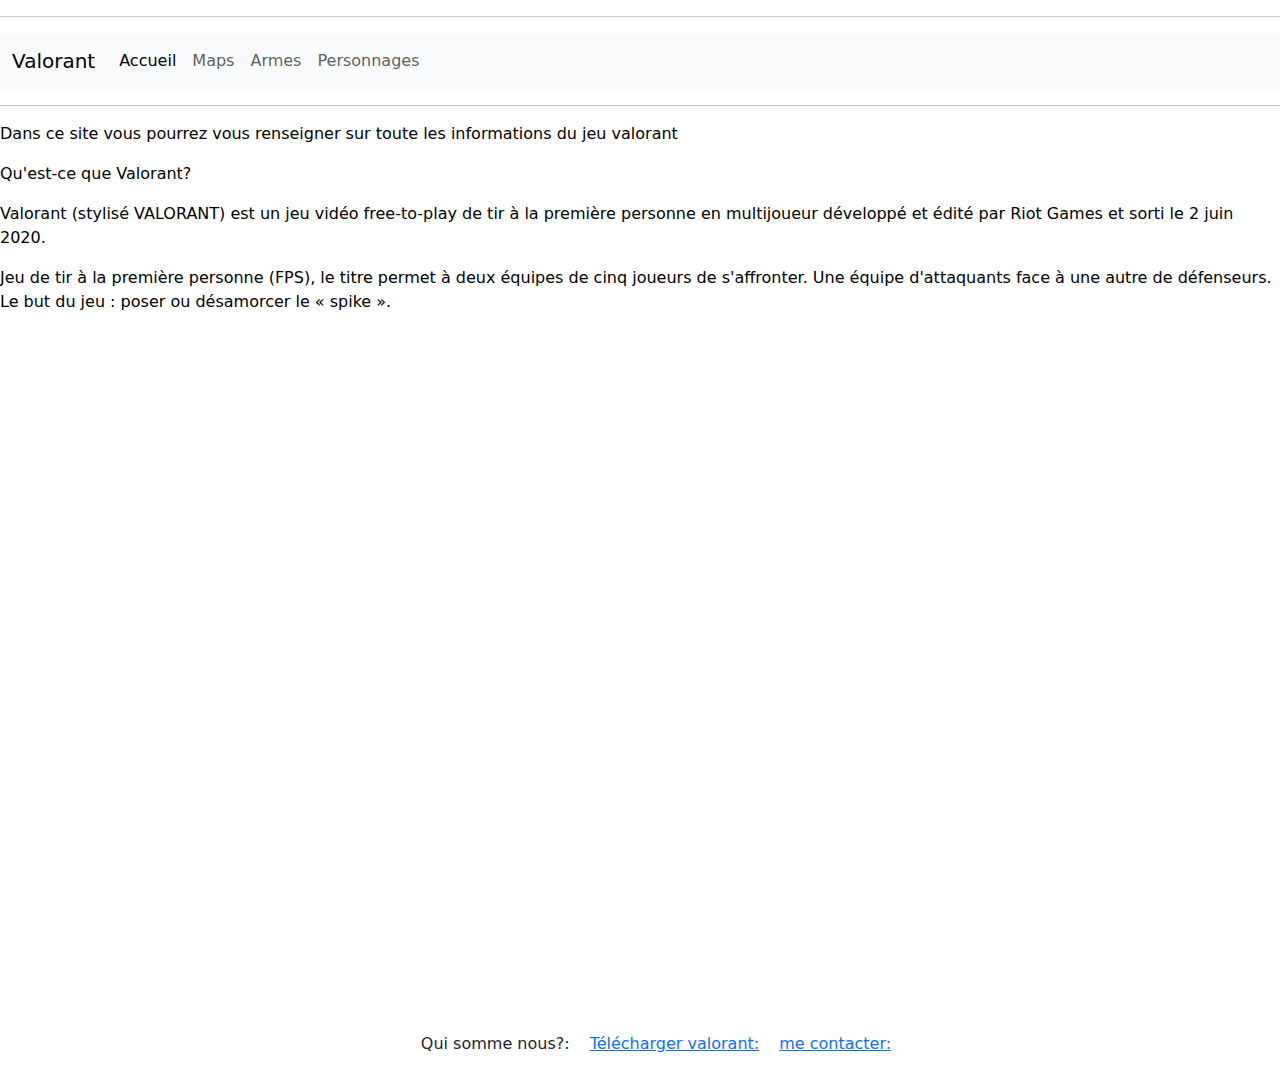
<file: index.HTML>
<!DOCTYPE html>
<html>

<head>
    <link rel="stylesheet" href="style.css" />
    <link rel="stylesheet" href="https://cdn.jsdelivr.net/npm/bootstrap@5.1.3/dist/css/bootstrap.min.css" />
    <title>Introduction</title>
</head>

<body>
    <hr>
    <header>
        <nav class="navbar navbar-expand-lg navbar-light bg-light">
            <div class="container-fluid">
                <a class="navbar-brand" href="#">Valorant</a>
                <button class="navbar-toggler" type="button" data-bs-toggle="collapse"
                    data-bs-target="#navbarSupportedContent" aria-controls="navbarSupportedContent"
                    aria-expanded="false" aria-label="Toggle navigation">
                    <span class="navbar-toggler-icon"></span>
                </button>
                <div class="collapse navbar-collapse" id="navbarSupportedContent">
                    <ul class="navbar-nav me-auto mb-2 mb-lg-0">
                        <li class="nav-item">
                            <a class="nav-link active" aria-current="page" href="./index.HTML">Accueil</a>
                        </li>
                        <li class="nav-item">
                            <a class="nav-link" href="./maps.html">Maps</a>
                        </li>

                        <li class="nav-item">
                            <a class="nav-link" href="./arme.html">Armes</a>
                        </li>

                        <li class="nav-item">
                            <a class="nav-link" href="./Personnage.html">Personnages</a>
                        </li>
                        <!-- <li class="nav-item dropdown">
                    <a class="nav-link dropdown-toggle" href="#" id="navbarDropdown" role="button" data-bs-toggle="dropdown" aria-expanded="false">
                      Dropdown
                    </a>
                    <ul class="dropdown-menu" aria-labelledby="navbarDropdown">
                      <li><a class="dropdown-item" href="#">Action</a></li>
                      <li><a class="dropdown-item" href="#">Another action</a></li>
                      <li><hr class="dropdown-divider"></li>
                      <li><a class="dropdown-item" href="#">Something else here</a></li>
                    </ul>
                  </li> -->
                        <!-- <li class="nav-item">
                    <a class="nav-link disabled">Disabled</a>
                  </li> -->
                    </ul>

                </div>
            </div>
        </nav>
    </header>
    <hr>

    <section id="home">
        <p>Dans ce site vous pourrez vous renseigner sur toute les informations du jeu valorant</p>
        <p>Qu'est-ce que Valorant?</p>
        <p>Valorant (stylisé VALORANT) est un jeu vidéo free-to-play de tir à la première
            personne en multijoueur développé et édité par Riot Games et sorti le 2 juin 2020.</p>
        <p>Jeu de tir à la première personne (FPS), le titre permet à deux équipes de cinq joueurs de s'affronter.
            Une équipe d'attaquants face à une autre de défenseurs.
            Le but du jeu : poser ou désamorcer le « spike ».</p>
    </section>

    <footer>
        <nav>
            <ul>
                <li>Qui somme nous?:</li>
                <li><a
                        href="https://playvalorant.com/en-us/?utm_source=riotbar&utm_medium=productcard%2Bplayvalorant.com&utm_campaign=val&utm_content=ep4">Télécharger
                        valorant:</a></li>
                <li><a href="Contact.Html">me contacter:</a></li>
            </ul>
        </nav>
    </footer>
</body>
</file>
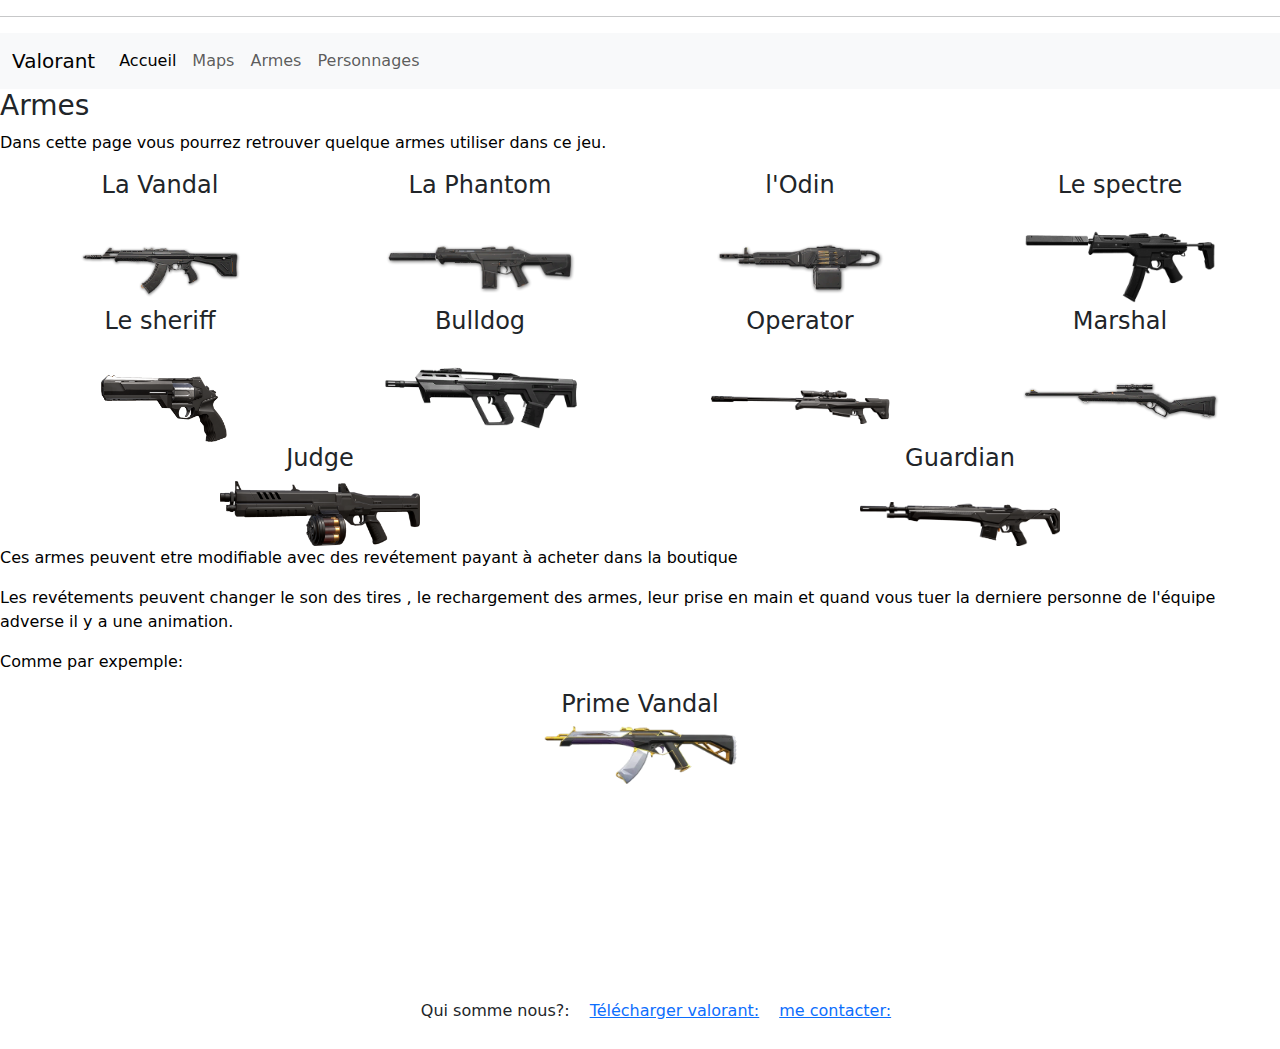
<file: arme.html>
<!DOCTYPE html>
<html>

<head>
    <link rel="stylesheet" href="style.css" />
    <link rel="stylesheet" href="https://cdn.jsdelivr.net/npm/bootstrap@5.1.3/dist/css/bootstrap.min.css" />
    <title>Introduction</title>
</head>

<body>
    <hr>
    <header>
        <nav class="navbar navbar-expand-lg navbar-light bg-light">
            <div class="container-fluid">
              <a class="navbar-brand" href="#">Valorant</a>
              <button class="navbar-toggler" type="button" data-bs-toggle="collapse" data-bs-target="#navbarSupportedContent" aria-controls="navbarSupportedContent" aria-expanded="false" aria-label="Toggle navigation">
                <span class="navbar-toggler-icon"></span>
              </button>
              <div class="collapse navbar-collapse" id="navbarSupportedContent">
                <ul class="navbar-nav me-auto mb-2 mb-lg-0">
                  <li class="nav-item">
                    <a class="nav-link active" aria-current="page" href="./index.HTML">Accueil</a>
                  </li>
                  <li class="nav-item">
                    <a class="nav-link" href="./maps.html">Maps</a>
                  </li>

                  <li class="nav-item">
                    <a class="nav-link" href="./arme.html">Armes</a>
                  </li>

                  <li class="nav-item">
                    <a class="nav-link" href="./Personnage.html">Personnages</a>
                  </li>
                  <!-- <li class="nav-item dropdown">
                    <a class="nav-link dropdown-toggle" href="#" id="navbarDropdown" role="button" data-bs-toggle="dropdown" aria-expanded="false">
                      Dropdown
                    </a>
                    <ul class="dropdown-menu" aria-labelledby="navbarDropdown">
                      <li><a class="dropdown-item" href="#">Action</a></li>
                      <li><a class="dropdown-item" href="#">Another action</a></li>
                      <li><hr class="dropdown-divider"></li>
                      <li><a class="dropdown-item" href="#">Something else here</a></li>
                    </ul>
                  </li> -->
                  <!-- <li class="nav-item">
                    <a class="nav-link disabled">Disabled</a>
                  </li> --> 
                </ul> 

              </div>
            </div>
          </nav>
    </header>
        <section id="armes">
            <h3>Armes</h3>
            <p> Dans cette page vous pourrez retrouver quelque armes utiliser dans ce jeu. </p>

            <div class="armes">
                <div class="boite-arme">
                    <h4>La Vandal</h4>
                    <img class="arme-valorant" src="valorant-vandal-profile-icon.png">
                </div>

                <div class="boite-arme">
                    <h4>La Phantom</h4>
                    <img class="arme-valorant" src="valorant-standard-phantom-weapon-skin.png">
                </div>

                <div class="boite-arme">
                    <h4>l'Odin</h4>
                    <img class="arme-valorant" src="valorant-standard-odin-weapon-skin.png">
                </div>

                <div class="boite-arme">
                    <h4>Le spectre</h4>
                    <img class="arme-valorant" src="Spectre.png">
                </div>

                <div class="boite-arme">
                    <h4>Le sheriff</h4>
                    <img class="arme-valorant" src="sheriff.png">
                </div>
                
                <div class="boite-arme">
                    <h4>Bulldog</h4>
                    <img class="arme-valorant" src="images/famas.png">
                </div>

                <div class="boite-arme">
                    <h4>Operator</h4>
                    <img class="arme-valorant" src="images/operator.webp">
                </div>

                <div class="boite-arme">
                    <h4>Marshal</h4>
                    <img class="arme-valorant" src="images/marshal.png">
                </div>

                <div class="boite-arme">
                    <h4>Judge</h4>
                    <img class="arme-valorant" src="images/judge.png">
                </div>

                <div class="boite-arme">
                    <h4>Guardian</h4>
                    <img class="arme-valorant" src="images/Guardian.png">
                </div>
            </div>

            <p>Ces armes peuvent etre modifiable avec des revétement payant à acheter dans la boutique </p>
            <p>Les revétements peuvent changer le son des tires , le rechargement des armes, leur prise en main
             et quand vous tuer la derniere personne de l'équipe adverse il y a une animation.</p>
            <p>Comme par expemple:</p>
            <div class="armes">
            <div class="boite-arme">
                <h4>Prime Vandal</h4>
                <img class="arme-valorant" src="images/vandal  skin.webp">
            </div>
        </section>
        <footer>
            <nav>
                <ul>
                    <li>Qui somme nous?:</li>
                    <li><a href="https://playvalorant.com/en-us/?utm_source=riotbar&utm_medium=productcard%2Bplayvalorant.com&utm_campaign=val&utm_content=ep4">Télécharger valorant:</a></li>
                    <li><a href="Contact.Html">me contacter:</a></li>
                </ul>
            </nav>
        </footer>
</body>
</file>
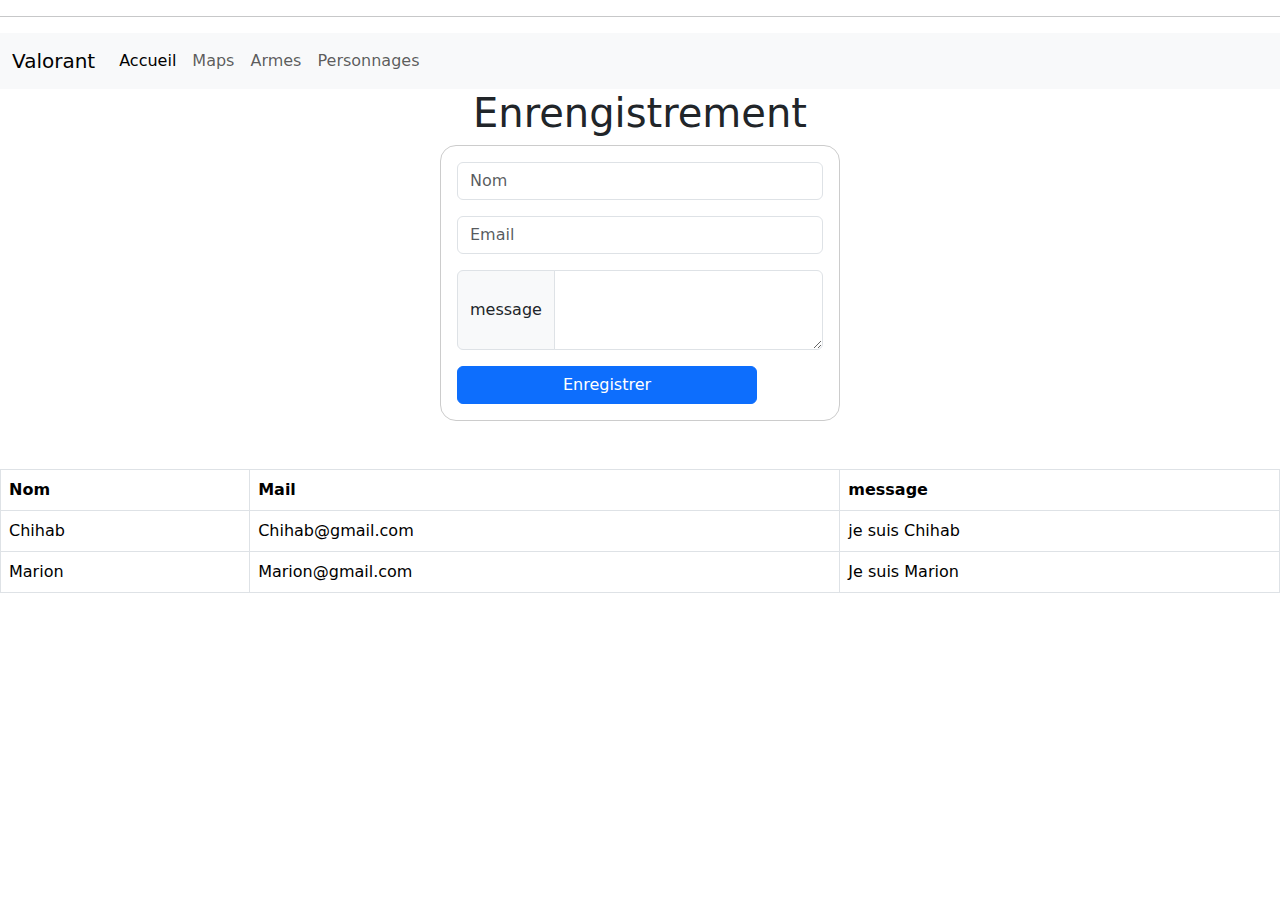
<file: Contact.Html>
<!DOCTYPE html>
<html>

<head>
    <link rel="stylesheet" href="style.css" />
    <link rel="stylesheet" href="https://cdn.jsdelivr.net/npm/bootstrap@5.1.3/dist/css/bootstrap.min.css" />
    <title>Introduction</title>
</head>

<body>
    <hr>
    <header>
        <!-- <nav>
            <ul>
                <li><a href="index.HTML">home</a></li>
                <li><a href="maps.html">maps</a></li>
                <li><a href="arme.html">Armes</a></li>
                <li><a href="personnage.html">personnages</a></li>
            </ul>
        </nav> -->

        <!-- ceci est un commentaire -->

        <nav class="navbar navbar-expand-lg navbar-light bg-light">
            <div class="container-fluid">
              <a class="navbar-brand" href="#">Valorant</a>
              <button class="navbar-toggler" type="button" data-bs-toggle="collapse" data-bs-target="#navbarSupportedContent" aria-controls="navbarSupportedContent" aria-expanded="false" aria-label="Toggle navigation">
                <span class="navbar-toggler-icon"></span>
              </button>
              <div class="collapse navbar-collapse" id="navbarSupportedContent">
                <ul class="navbar-nav me-auto mb-2 mb-lg-0">
                  <li class="nav-item">
                    <a class="nav-link active" aria-current="page" href="./index.HTML">Accueil</a>
                  </li>
                  <li class="nav-item">
                    <a class="nav-link" href="./maps.html">Maps</a>
                  </li>

                  <li class="nav-item">
                    <a class="nav-link" href="./arme.html">Armes</a>
                  </li>

                  <li class="nav-item">
                    <a class="nav-link" href="./Personnage.html">Personnages</a>
                  </li>
                  <!-- <li class="nav-item dropdown">
                    <a class="nav-link dropdown-toggle" href="#" id="navbarDropdown" role="button" data-bs-toggle="dropdown" aria-expanded="false">
                      Dropdown
                    </a>
                    <ul class="dropdown-menu" aria-labelledby="navbarDropdown">
                      <li><a class="dropdown-item" href="#">Action</a></li>
                      <li><a class="dropdown-item" href="#">Another action</a></li>
                      <li><hr class="dropdown-divider"></li>
                      <li><a class="dropdown-item" href="#">Something else here</a></li>
                    </ul>
                  </li> -->
                  <!-- <li class="nav-item">
                    <a class="nav-link disabled">Disabled</a>
                  </li> --> 
                </ul> 

              </div>
            </div>
          </nav>
    </header>
    <div class="Contact">
        <div class="boite-contact">
            <h1>Enrengistrement</h1>

            <form method="POST" onsubmit="return submitForm(event)">
                <!-- <div>
                    <label for="name">Nom :</label>
                    <input type="text" id="name" name="user_name">
                </div> -->
                <div class="input-group mb-3">
                    <input type="text" class="form-control" placeholder="Nom" aria-label="Username" id="name" name="user_name" aria-describedby="basic-addon1">
                  </div>
                <!-- <div>
                    <label for="mail">e-mail&nbsp;:</label>
                    <input type="email" id="mail" name="user_mail">
                </div> -->

                <div class="input-group mb-3">
                    <input type="email" class="form-control" placeholder="Email" aria-label="Email" id="email" name="user_mail" aria-describedby="basic-addon1">
                </div>

                <!-- <div>
                    <label for="msg">Message :</label>
                    <textarea id="msg" name="user_message"></textarea>
                </div> -->


                <div class="input-group">
                    <span class="input-group-text">message</span>
                    <textarea class="form-control" id="msg" name="user_message" aria-label="message"></textarea>
                  </div>


                
                <div>
                    <input class="btn btn-primary" type="submit" value="Enregistrer">
                </div>
            </form>
        </div>
    </div>

    <script>
        function submitForm(form) {
            form.preventDefault();

            
            const nom = form.srcElement[0].value;
            const email = form.srcElement[1].value;
            const message = form.srcElement[2].value;

            let table = document.getElementById("matable");

            let ligne = document.createElement("tr");


            let tableNom = document.createElement("td");
            tableNom.innerText = nom;
            ligne.appendChild(tableNom);

            let tableEmail = document.createElement("td");
            tableEmail.innerText = email;
            ligne.appendChild(tableEmail);

            let tableMessage = document.createElement("td");
            tableMessage.innerText = message;
            ligne.appendChild(tableMessage);


            table.appendChild(ligne);

            return false;
        }
    </script>

    <div>
        <table class="table table-bordered mt-5">
            <thead>
                <tr>
                    <th>Nom</th>
                    <th>Mail</th>
                    <th>message</th>
                </tr>
            </thead>
            <tbody id="matable">
                <tr>
                    <td>Chihab</td>
                    <td>Chihab@gmail.com</td>
                    <td>je suis Chihab</td>
                </tr>
                <tr>
                    <td>Marion</td>
                    <td>Marion@gmail.com</td>
                    <td>Je suis Marion</td>
                </tr>

            </tbody>
        </table>
    </div>

</body>

<script src="https://cdn.jsdelivr.net/npm/bootstrap@5.1.3/dist/js/bootstrap.min.js"
    integrity="sha384-QJHtvGhmr9XOIpI6YVutG+2QOK9T+ZnN4kzFN1RtK3zEFEIsxhlmWl5/YESvpZ13"
    crossorigin="anonymous"></script>

</html>
</file>
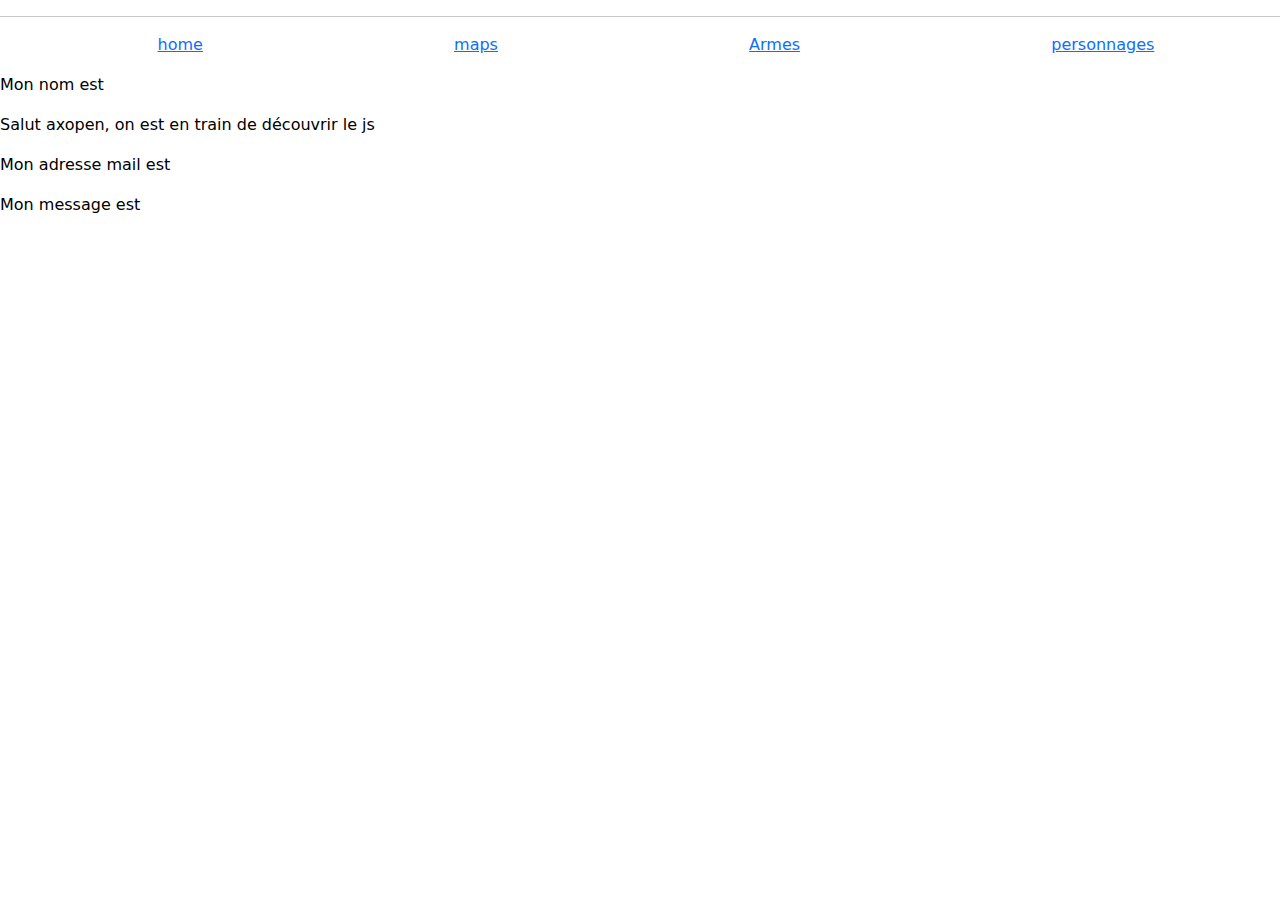
<file: ma-page-de-traitement.html>
<!DOCTYPE html>
<html>

<head>
    <link rel="stylesheet" href="style.css" />
    <link rel="stylesheet" href="https://cdn.jsdelivr.net/npm/bootstrap@5.1.3/dist/css/bootstrap.min.css" />
    <title>Introduction</title>
</head>

<body>
    <hr>
    <header>
        <nav>
            <ul>
                <li><a href="index.HTML">home</a></li>
                <li><a href="maps.html">maps</a></li>
                <li><a href="arme.html">Armes</a></li>
                <li><a href="personnage.html">personnages</a></li>
            </ul>
        </nav>
    </header>






    <p>Mon nom est <span id="span_user_name"></span></p>
    <p id="exemple-js"></p>
    <p> Mon adresse mail est <span id="span_user_mail"></span></p>
    <p> Mon message est <span id="span_user_msg"></span></p>



    <script>
        console.log("bonjour");
        let age = 18;
        let nom = "Nathan"

        console.log(age)
        console.log(nom)
        
        age = 21;
        nom = "Chihab";

        console.log(age);
        console.log(nom);

        function somme(nbr1, nbr2) {
        
            return nbr1 - nbr2;
        }

        console.log(somme(12, 10));
        console.log(somme(1, 18));

        let exemple = document.getElementById("exemple-js")

        exemple.innerText = "Salut axopen, on est en train de découvrir le js";

        console.log(exemple);

        let formDataUrl = window.location.search;
        console.log(formDataUrl);
        let formulaire = new URLSearchParams(formDataUrl);

        console.log(formulaire);
        
        console.log(formulaire.get("user_name"));

        let documentUserName = document.getElementById("span_user_name");

        console.log(documentUserName);
        
        documentUserName.innerText = formulaire.get("user_name");
    
        let documentUserMail = document.getElementById("span_user_mail");

        console.log(documentUserMail);
        
        documentUserMail.innerText = formulaire.get("user_mail");

        let documentUserMsg = document.getElementById("span_user_msg");

        console.log(documentUserMsg);
        
        documentUserMsg.innerText = formulaire.get("user_message");

    </script>

</body>
</html>
</file>
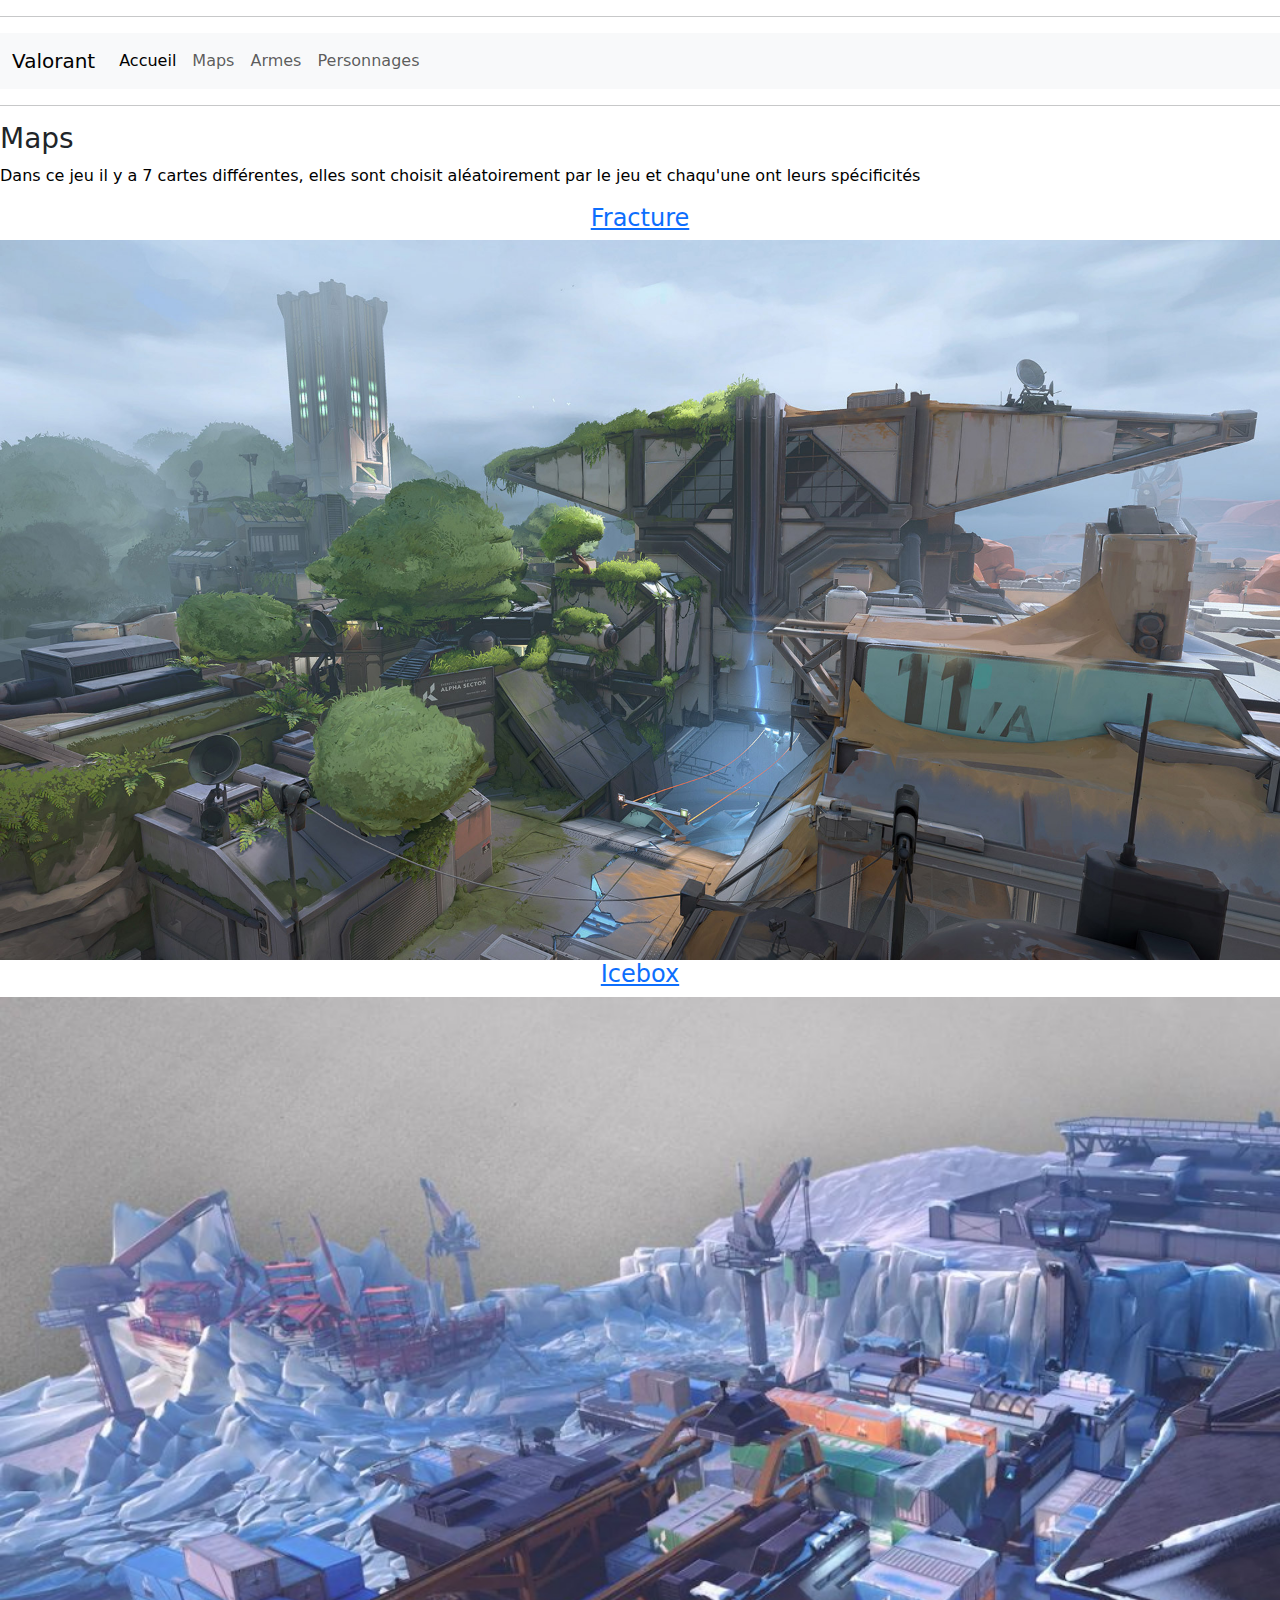
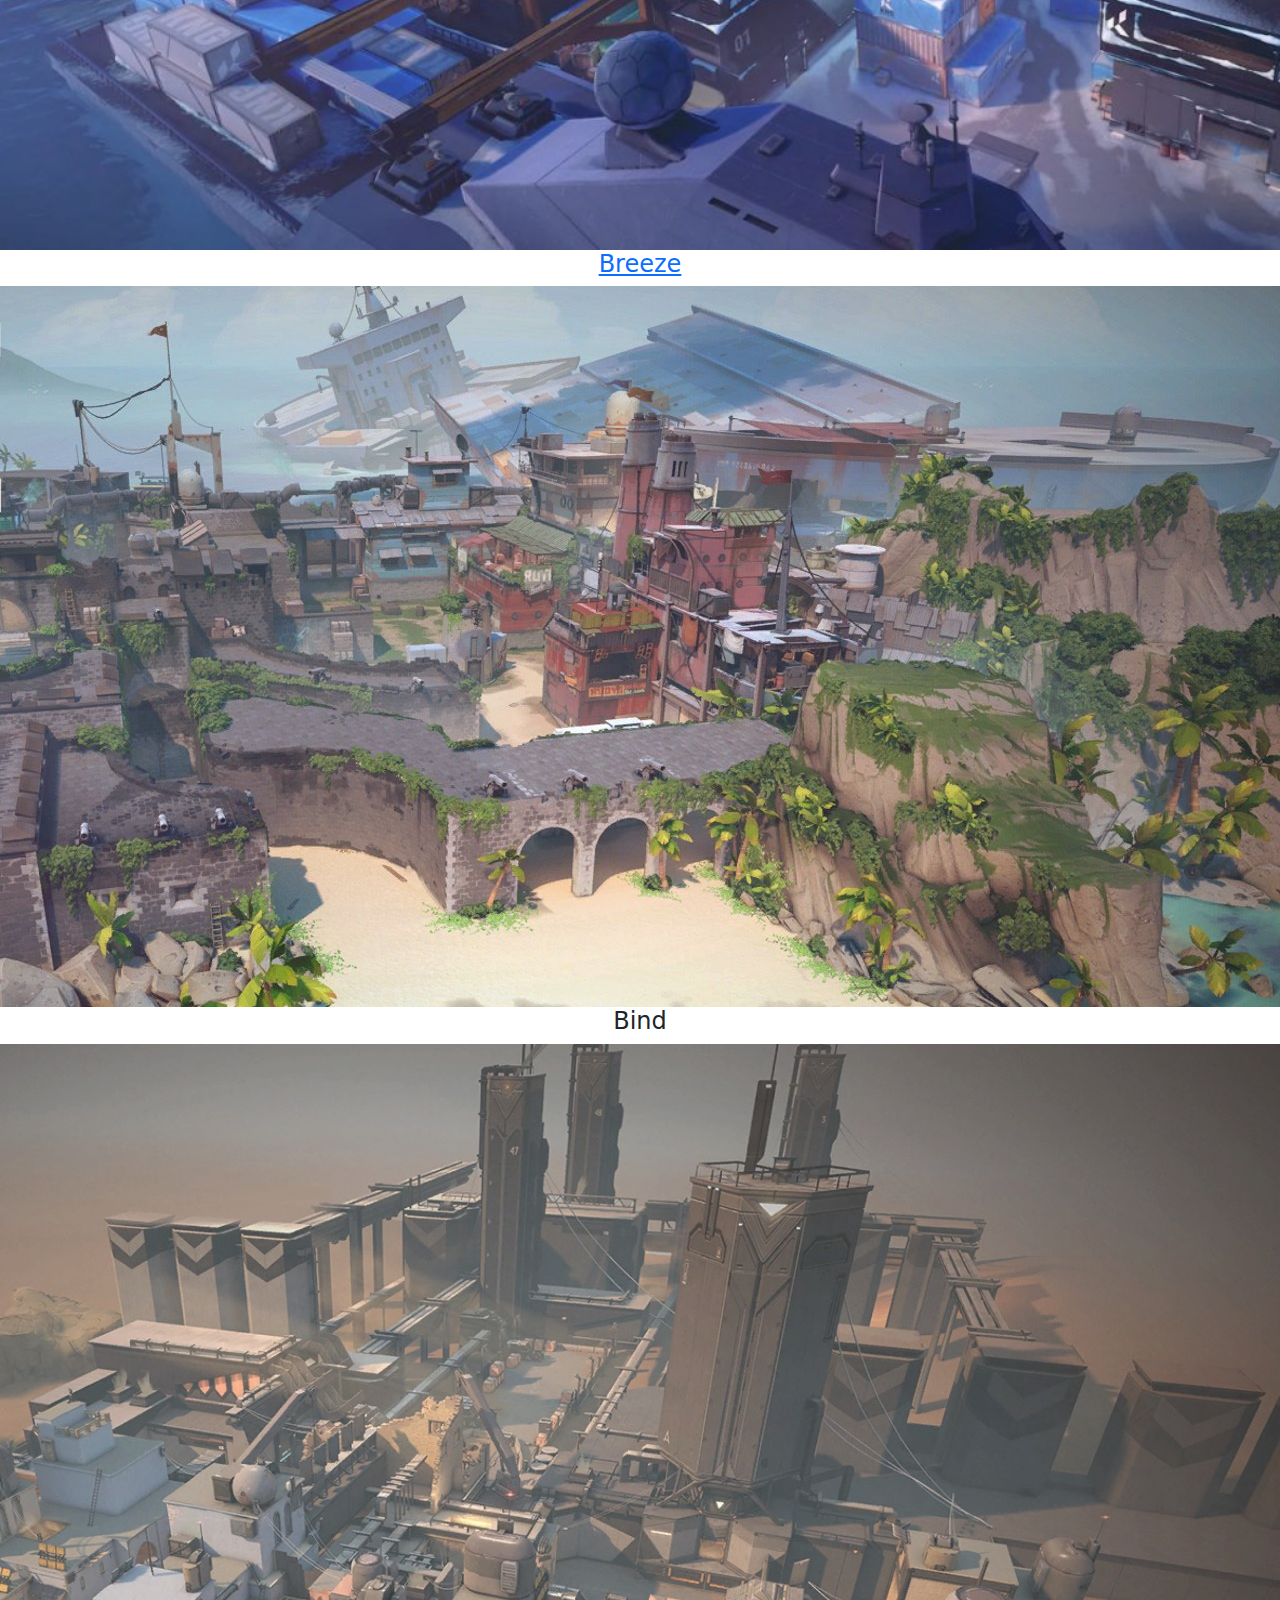
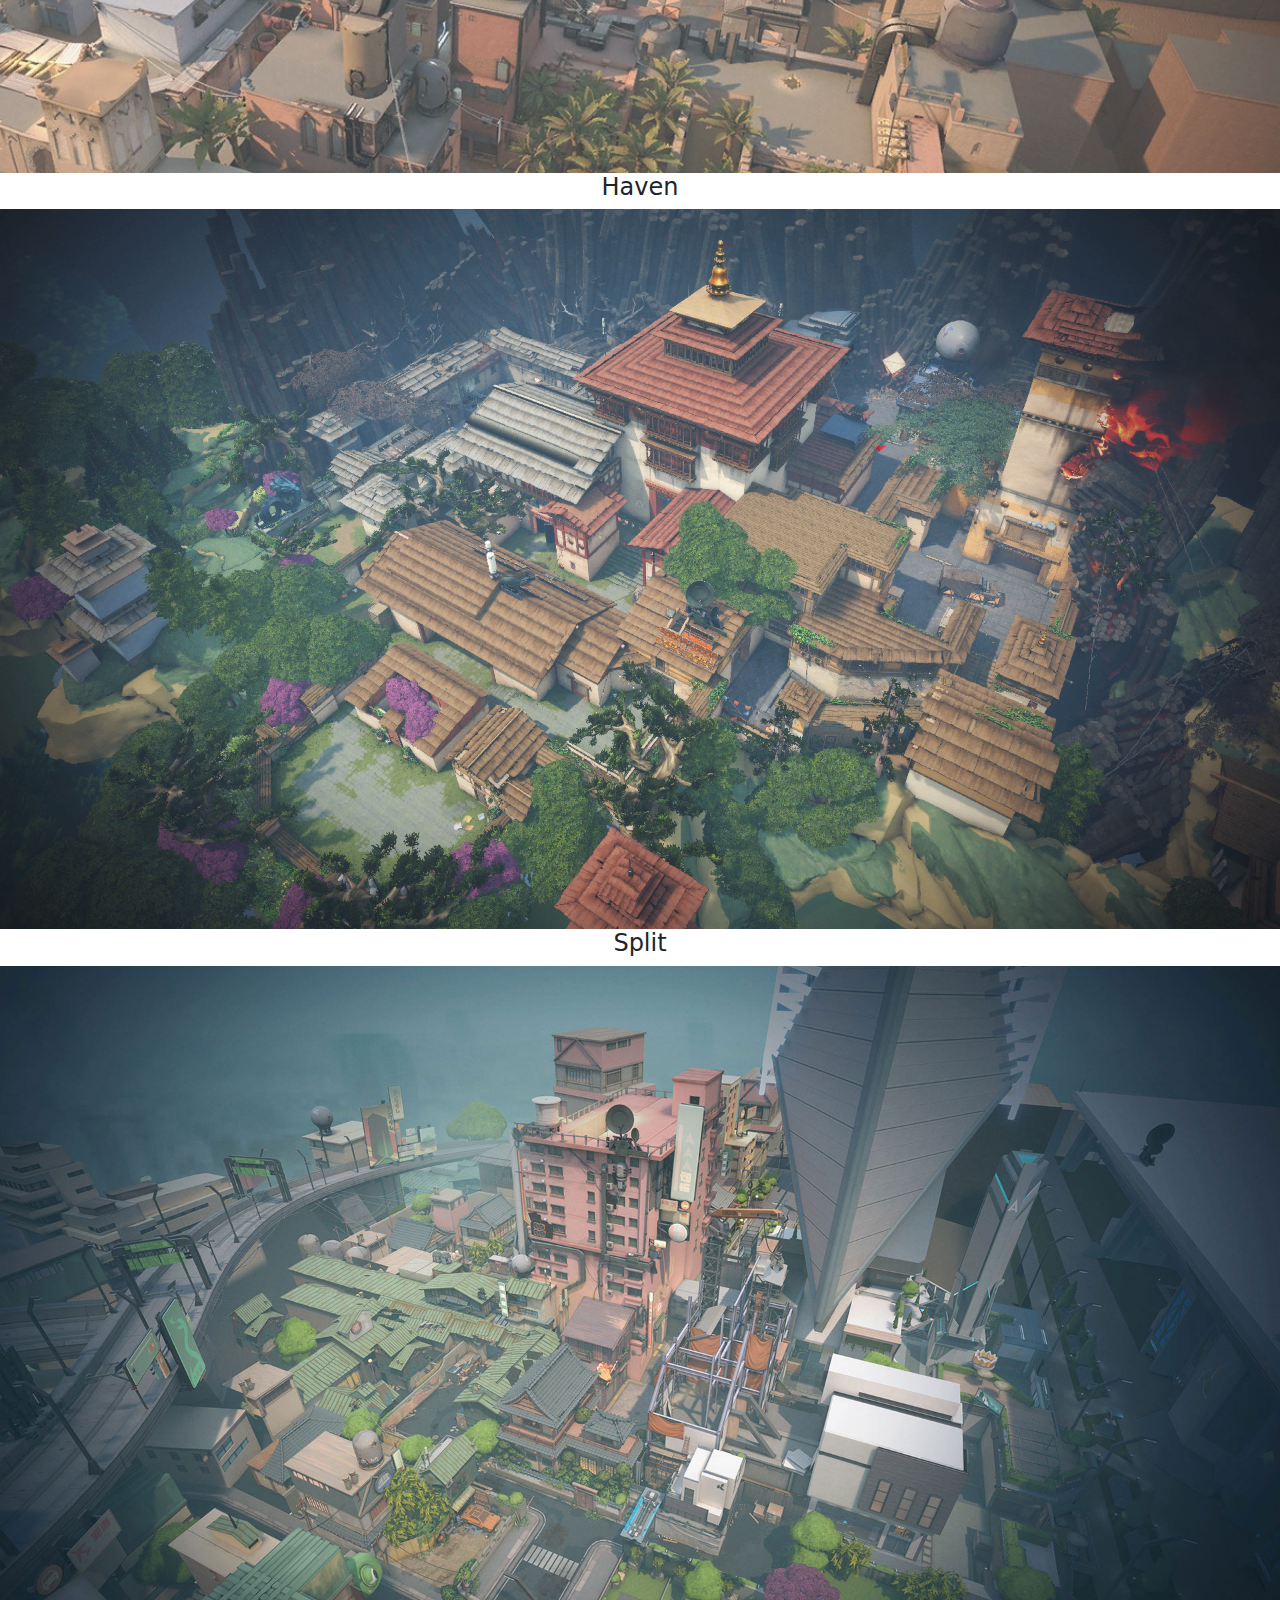
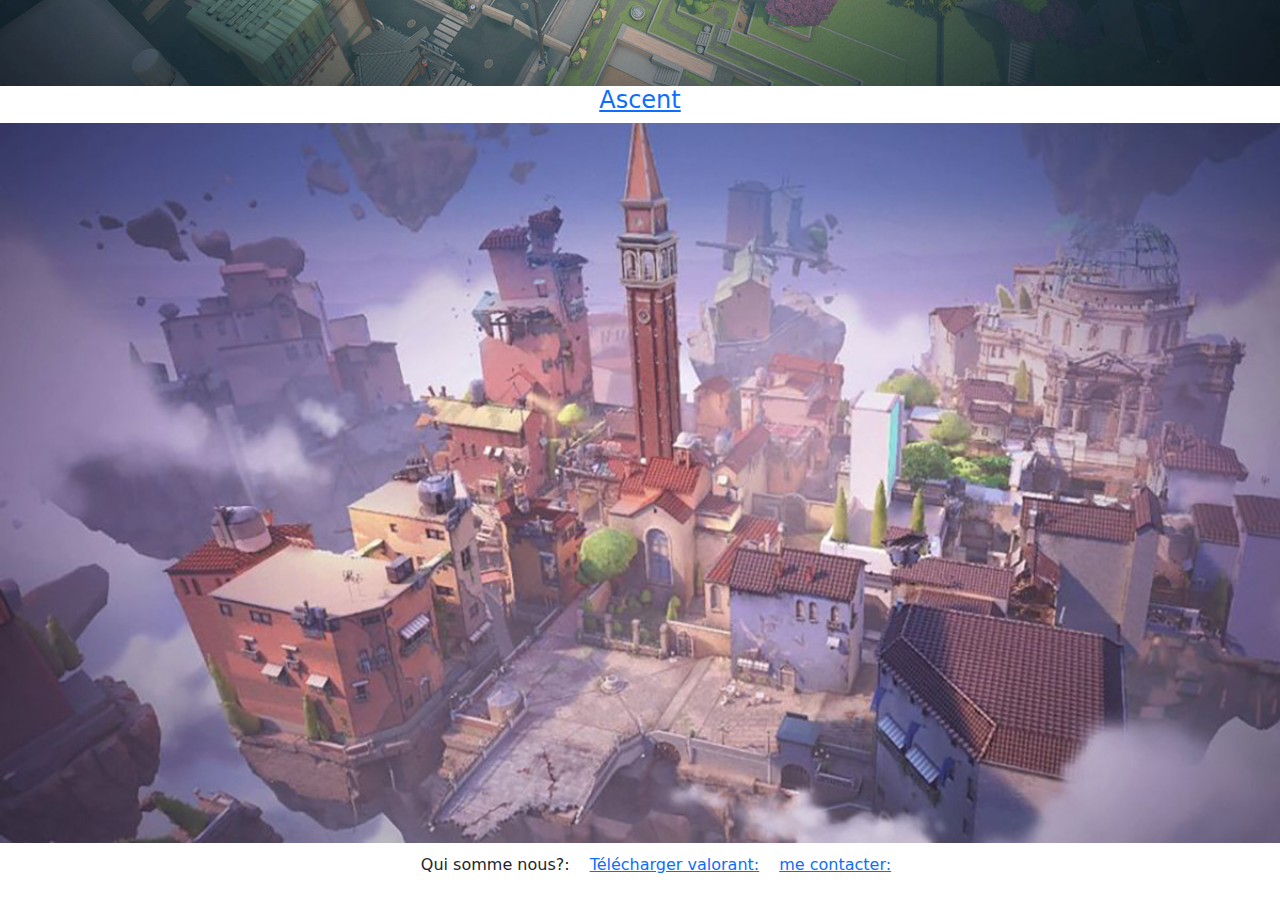
<file: maps.html>
<!DOCTYPE html>
<html>

<head>
    <link rel="stylesheet" href="style.css" />
    <link rel="stylesheet" href="https://cdn.jsdelivr.net/npm/bootstrap@5.1.3/dist/css/bootstrap.min.css" />
    <title>Introduction</title>
</head>

<body>
    <hr>
    <header>
        <nav class="navbar navbar-expand-lg navbar-light bg-light">
            <div class="container-fluid">
              <a class="navbar-brand" href="#">Valorant</a>
              <button class="navbar-toggler" type="button" data-bs-toggle="collapse" data-bs-target="#navbarSupportedContent" aria-controls="navbarSupportedContent" aria-expanded="false" aria-label="Toggle navigation">
                <span class="navbar-toggler-icon"></span>
              </button>
              <div class="collapse navbar-collapse" id="navbarSupportedContent">
                <ul class="navbar-nav me-auto mb-2 mb-lg-0">
                  <li class="nav-item">
                    <a class="nav-link active" aria-current="page" href="./index.HTML">Accueil</a>
                  </li>
                  <li class="nav-item">
                    <a class="nav-link" href="./maps.html">Maps</a>
                  </li>

                  <li class="nav-item">
                    <a class="nav-link" href="./arme.html">Armes</a>
                  </li>

                  <li class="nav-item">
                    <a class="nav-link" href="./Personnage.html">Personnages</a>
                  </li>
                  <!-- <li class="nav-item dropdown">
                    <a class="nav-link dropdown-toggle" href="#" id="navbarDropdown" role="button" data-bs-toggle="dropdown" aria-expanded="false">
                      Dropdown
                    </a>
                    <ul class="dropdown-menu" aria-labelledby="navbarDropdown">
                      <li><a class="dropdown-item" href="#">Action</a></li>
                      <li><a class="dropdown-item" href="#">Another action</a></li>
                      <li><hr class="dropdown-divider"></li>
                      <li><a class="dropdown-item" href="#">Something else here</a></li>
                    </ul>
                  </li> -->
                  <!-- <li class="nav-item">
                    <a class="nav-link disabled">Disabled</a>
                  </li> --> 
                </ul> 

              </div>
            </div>
          </nav>
    </header>
        <hr>

        <section id="map">
            <h3>Maps</h3>
            <p>Dans ce jeu il y a 7 cartes différentes, elles sont choisit aléatoirement par le jeu et chaqu'une ont leurs spécificités</p>

            <div class="maps">
            <div class="boite-maps">
                <h4><a href="https://youtu.be/2CR4Wy8dKrY">Fracture</a></h4>
                <img class="maps-valorant" src="Article_Banner_Patchnotes305-Web.jpg"> 
                <h4><a href="https://youtu.be/EB4vFzY3MWc">Icebox</a></h4>
                <img class="maps-valorant" src="WhatsApp-Image-2020-12-05-at-3.41.05-PM-1024x682.jpeg">
                <h4><a href="https://youtu.be/HuI3qdaL-jI" >Breeze</a></h4>
                <img class="maps-valorant" src="how-to-play-breeze-valorant-featured_feature.jpg">
                <div class="boite-maps">
                <h4>Bind</h4>
                <img class="maps-valorant" src="Bind.jpg">
                <div class="boite-maps">
                <h4>Haven</h4>
                <img class="maps-valorant" src="Haven.png">
                <div class="boite-maps">
                <h4>Split</h4>
                <img class="maps-valorant" src="split.jpg">
                <div class="boite-maps">
                <h4><a href="https://youtu.be/IhhjcB2ZjIM">Ascent</a></h4>
                <img class="maps-valorant" src="Ascent.jpg">

            </div>
            </div>
            
           
            </section>

        <footer>
            <nav>
                <ul>
                    <li>Qui somme nous?:</li>
                    <li><a href="https://playvalorant.com/en-us/?utm_source=riotbar&utm_medium=productcard%2Bplayvalorant.com&utm_campaign=val&utm_content=ep4">Télécharger valorant:</a></li>
                    <li><a href="Contact.Html">me contacter:</a></li>
                </ul>
            </nav>
        </footer>
        <!-- <img class="background-valorant" src="jeu-valorant.jpg"> -->
</body>
</file>
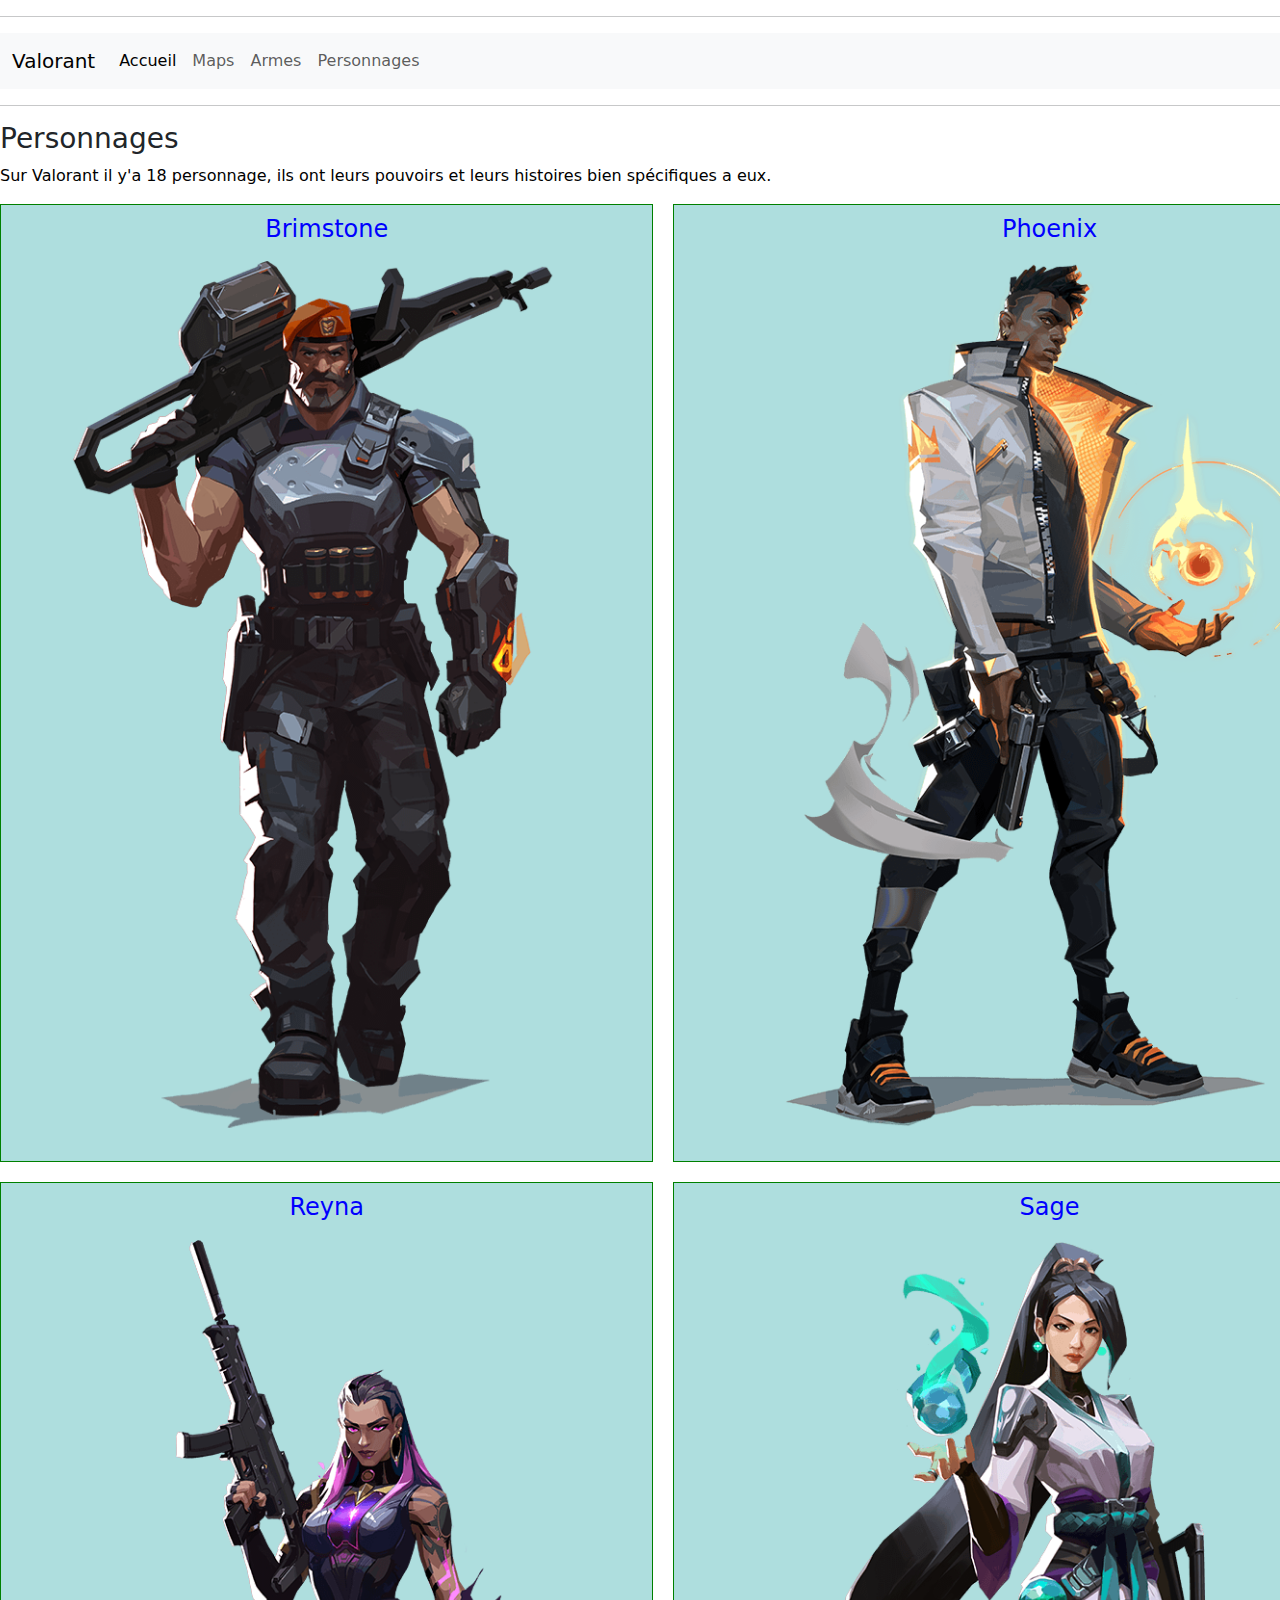
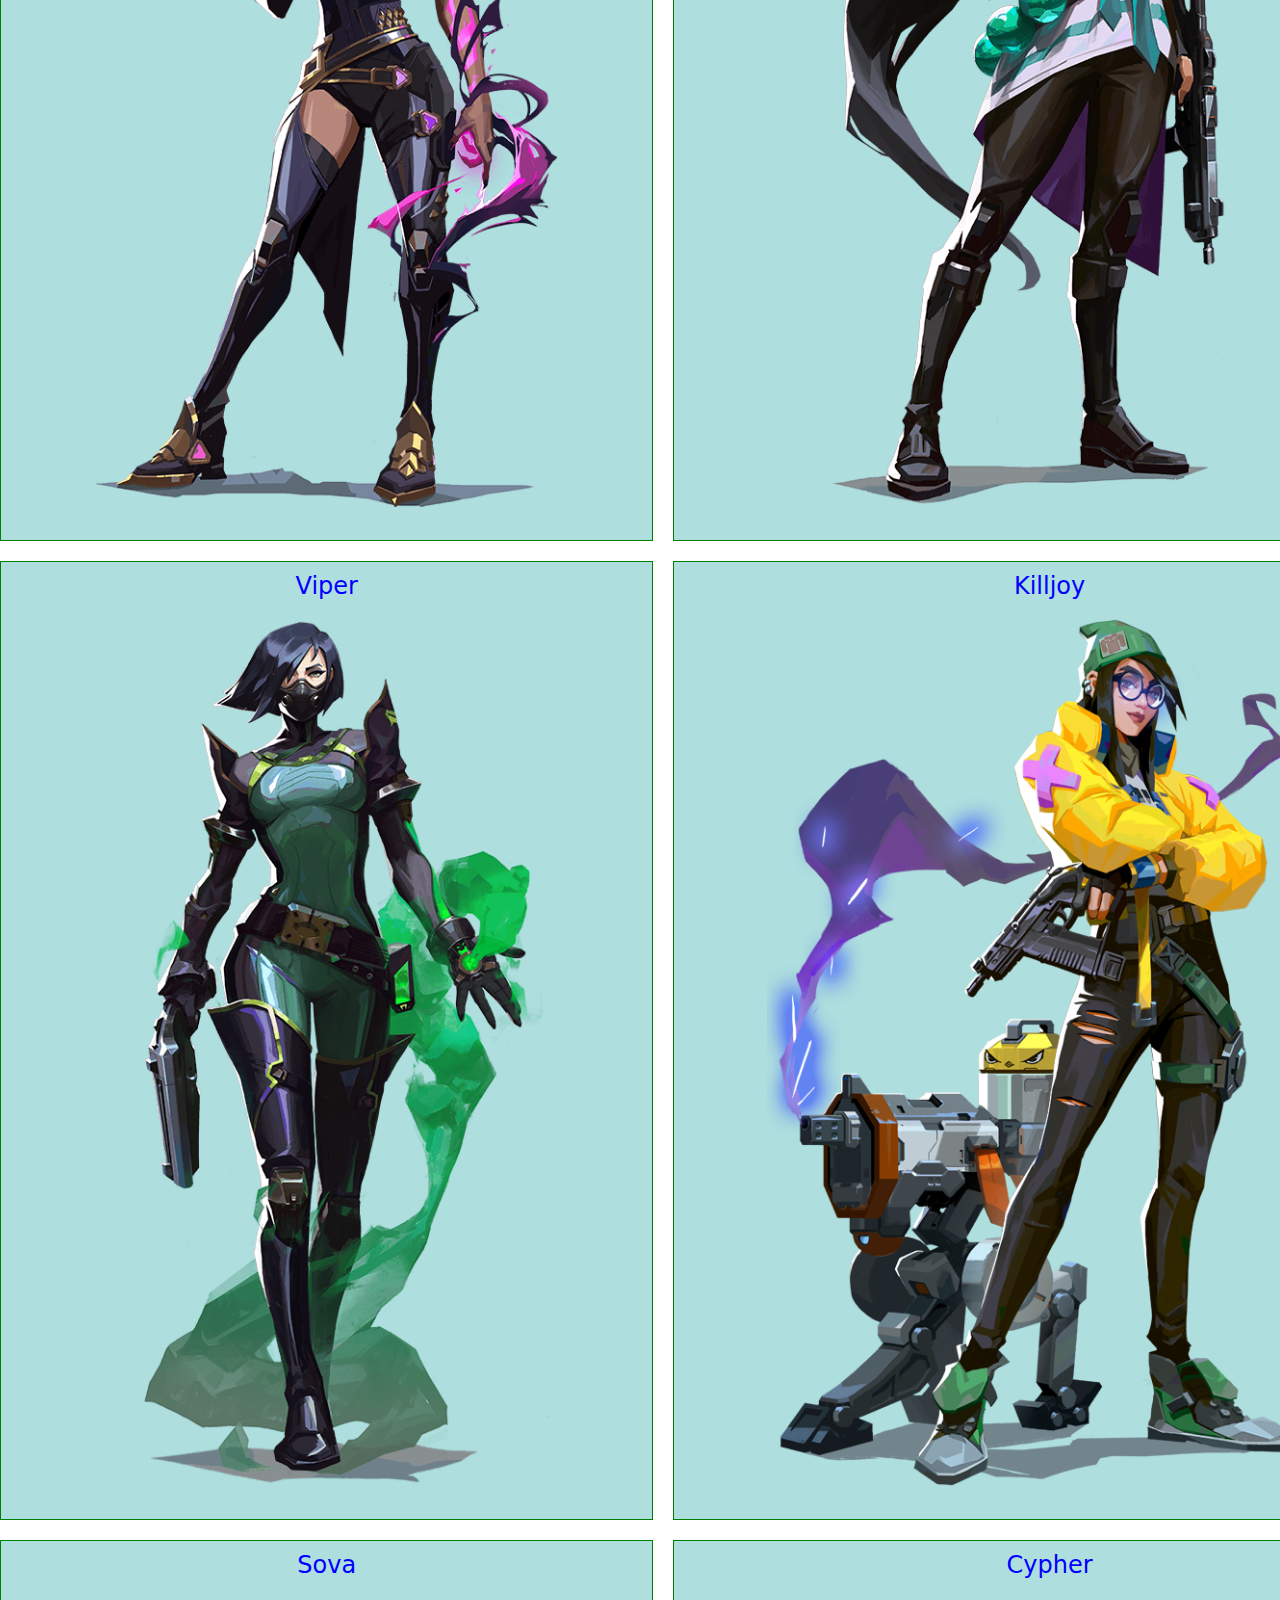
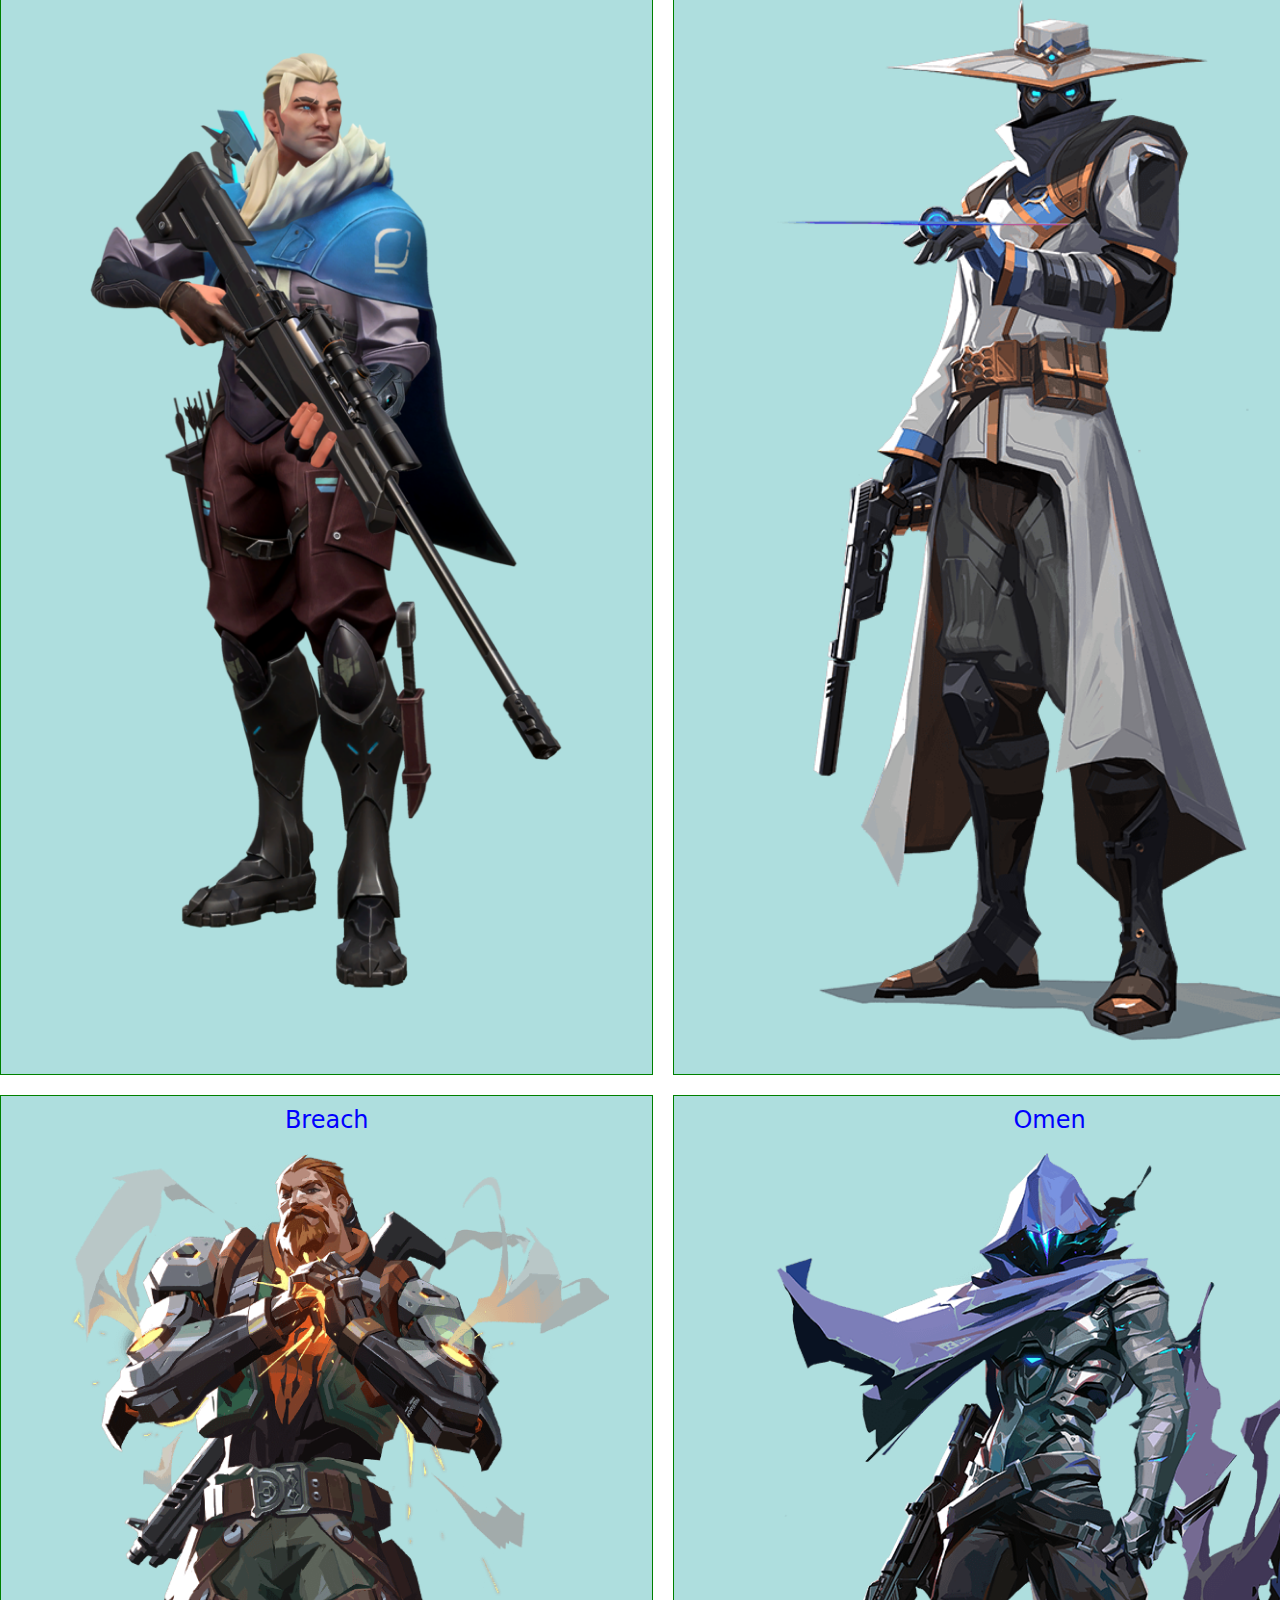
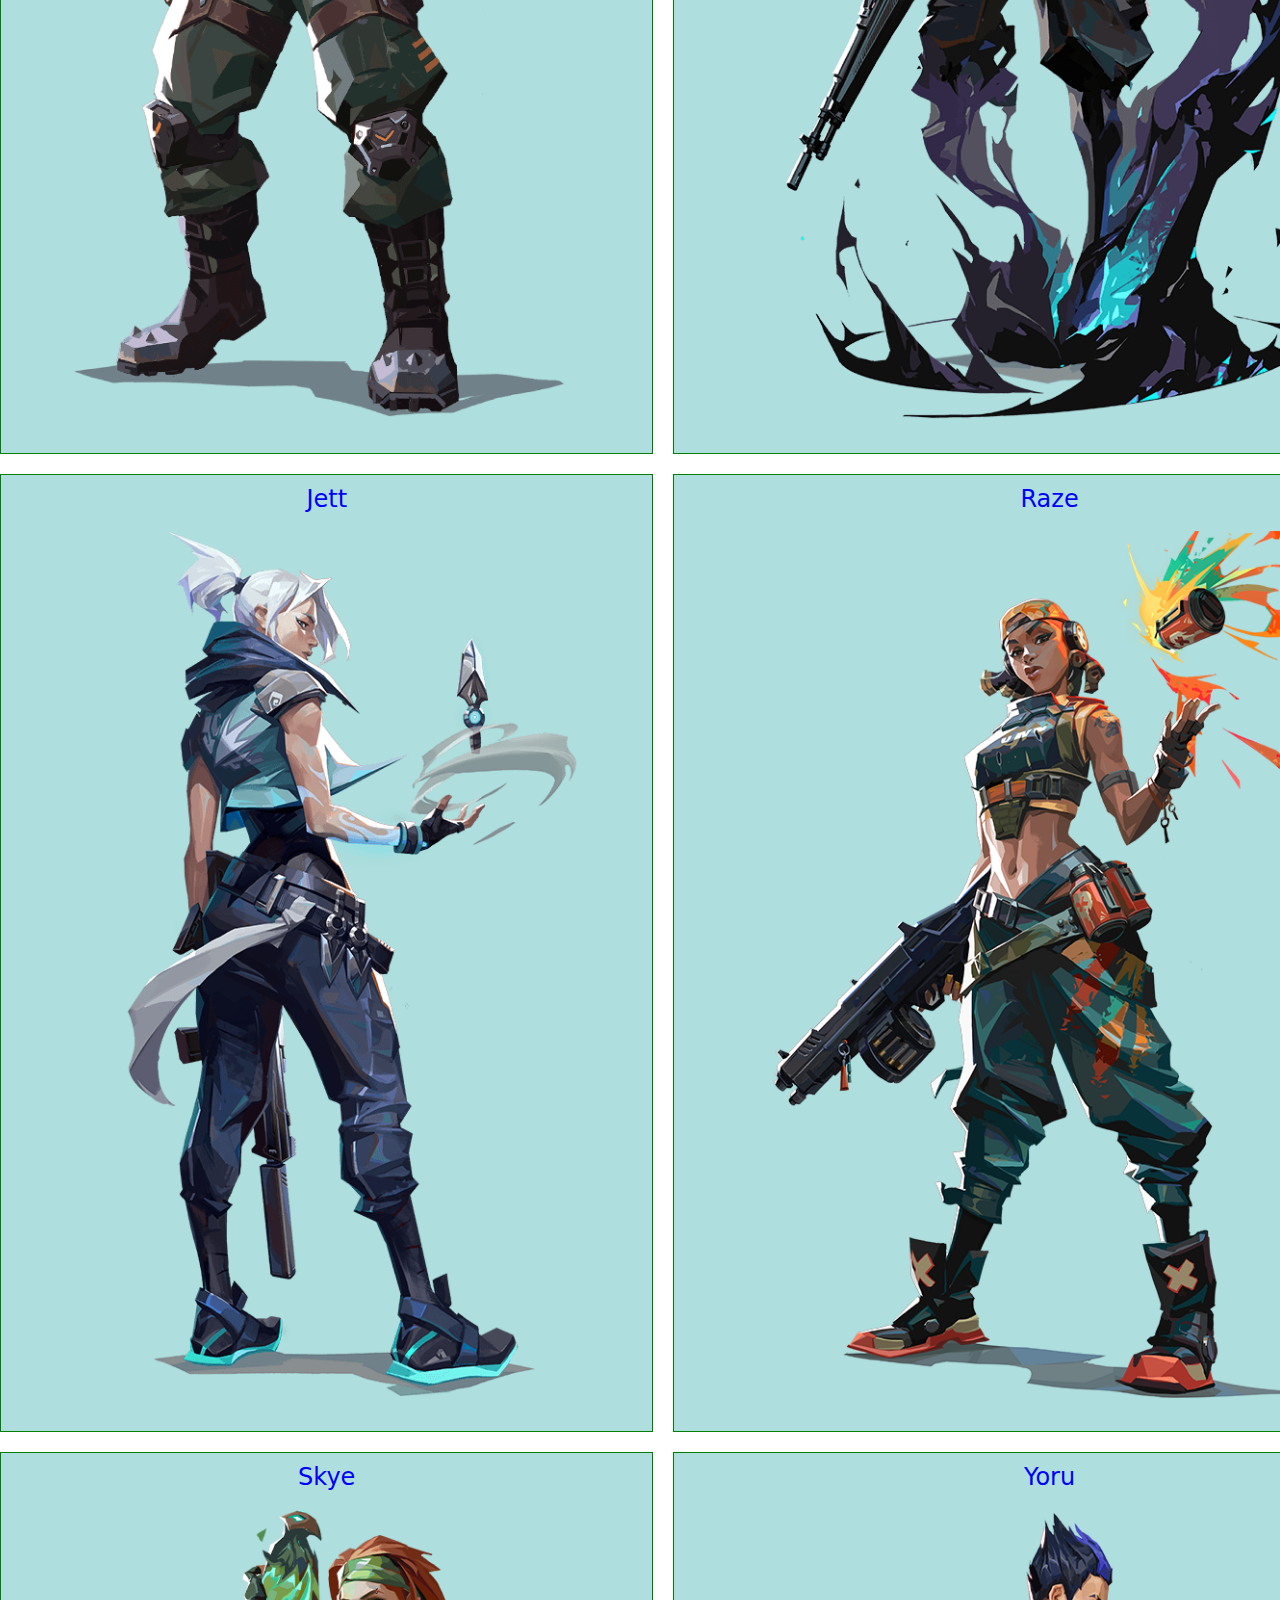
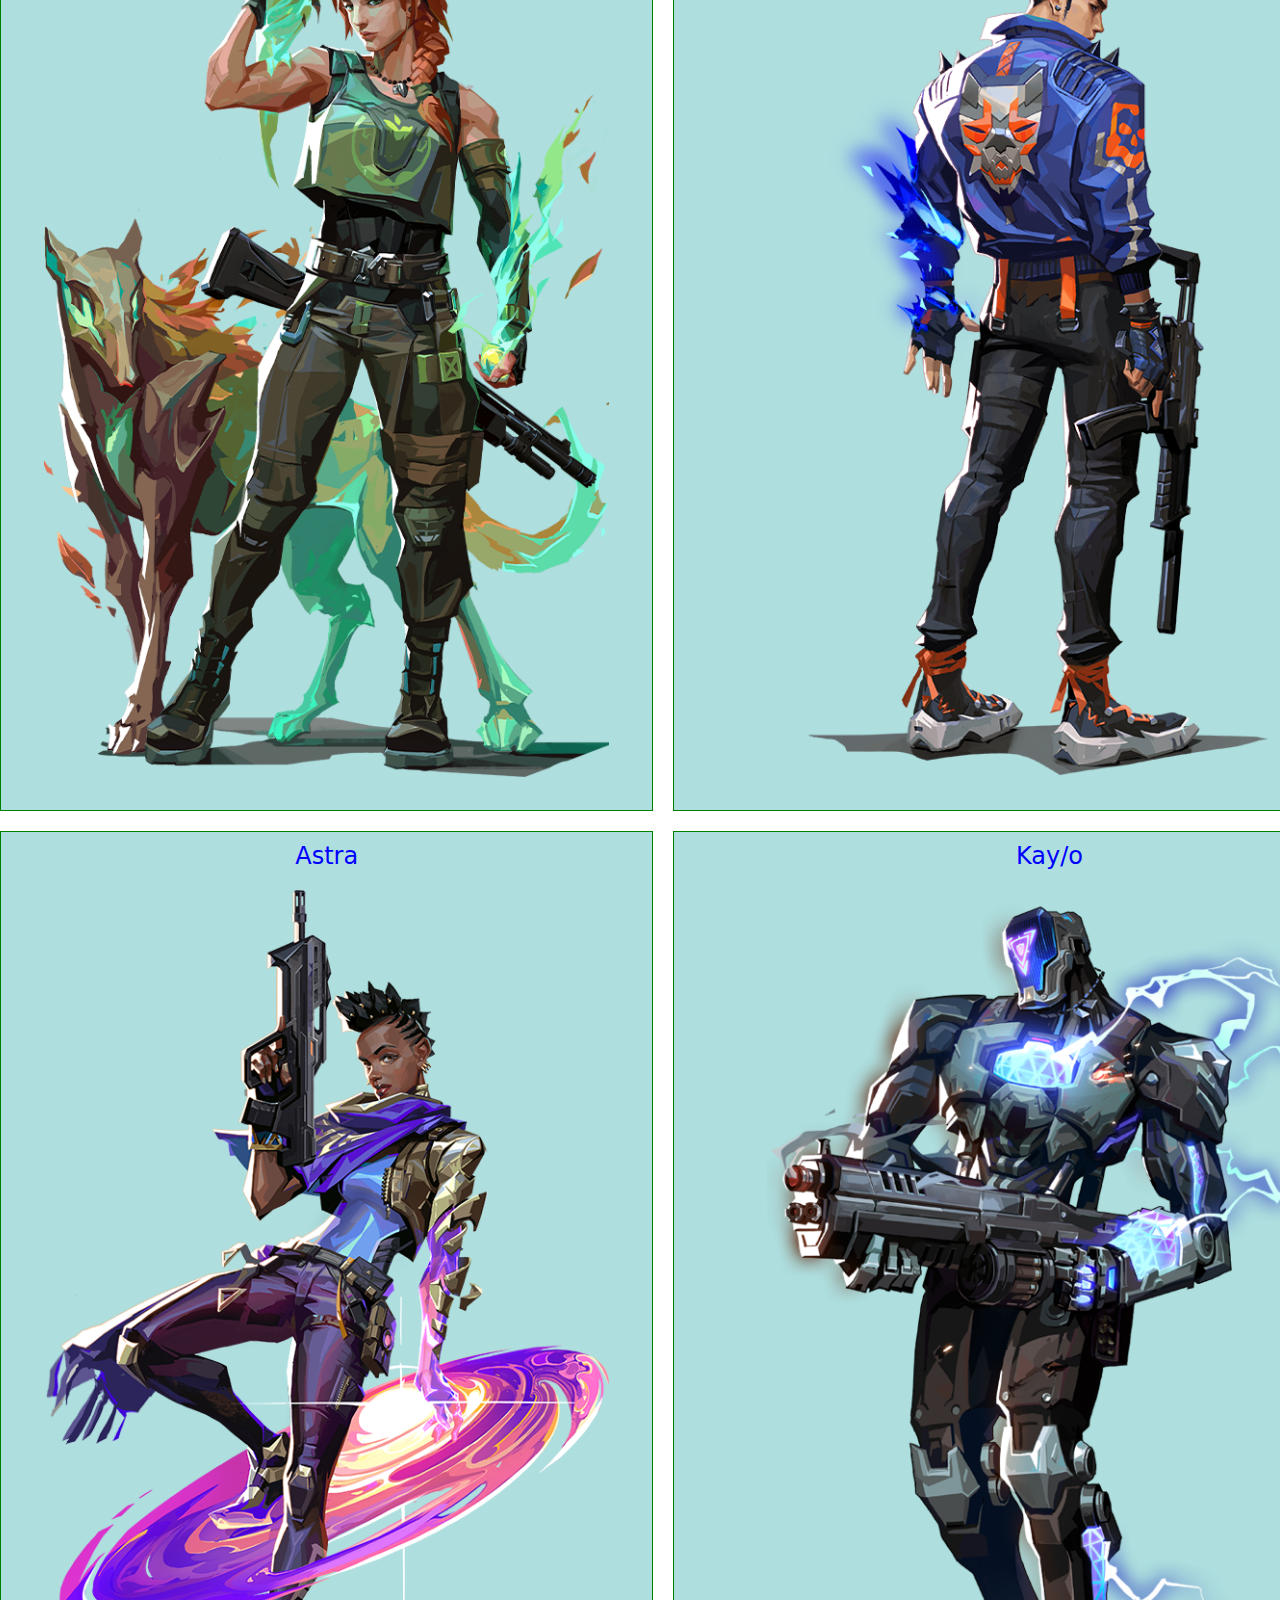
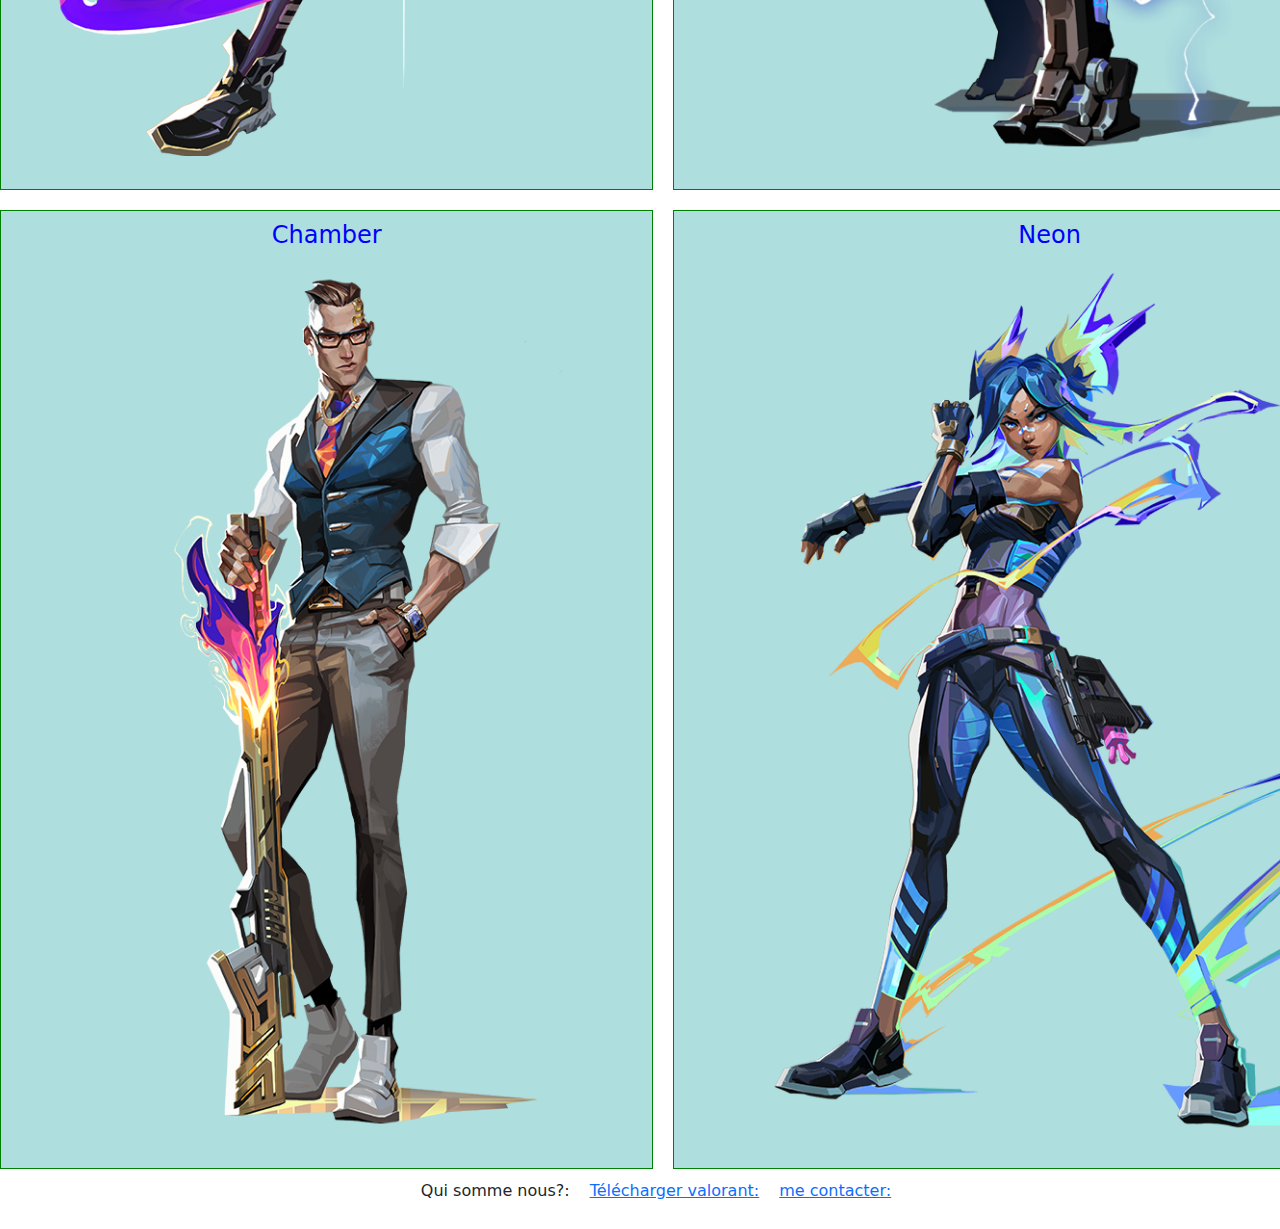
<file: Personnage.html>
<!DOCTYPE html>
<html>

<head>
    <link rel="stylesheet" href="style.css" />
    <link rel="stylesheet" href="https://cdn.jsdelivr.net/npm/bootstrap@5.1.3/dist/css/bootstrap.min.css" />
    <title>Introduction</title>
</head>

<body>
    <hr>
    <header>
        <nav class="navbar navbar-expand-lg navbar-light bg-light">
            <div class="container-fluid">
              <a class="navbar-brand" href="#">Valorant</a>
              <button class="navbar-toggler" type="button" data-bs-toggle="collapse" data-bs-target="#navbarSupportedContent" aria-controls="navbarSupportedContent" aria-expanded="false" aria-label="Toggle navigation">
                <span class="navbar-toggler-icon"></span>
              </button>
              <div class="collapse navbar-collapse" id="navbarSupportedContent">
                <ul class="navbar-nav me-auto mb-2 mb-lg-0">
                  <li class="nav-item">
                    <a class="nav-link active" aria-current="page" href="./index.HTML">Accueil</a>
                  </li>
                  <li class="nav-item">
                    <a class="nav-link" href="./maps.html">Maps</a>
                  </li>

                  <li class="nav-item">
                    <a class="nav-link" href="./arme.html">Armes</a>
                  </li>

                  <li class="nav-item">
                    <a class="nav-link" href="./Personnage.html">Personnages</a>
                  </li>
                  <!-- <li class="nav-item dropdown">
                    <a class="nav-link dropdown-toggle" href="#" id="navbarDropdown" role="button" data-bs-toggle="dropdown" aria-expanded="false">
                      Dropdown
                    </a>
                    <ul class="dropdown-menu" aria-labelledby="navbarDropdown">
                      <li><a class="dropdown-item" href="#">Action</a></li>
                      <li><a class="dropdown-item" href="#">Another action</a></li>
                      <li><hr class="dropdown-divider"></li>
                      <li><a class="dropdown-item" href="#">Something else here</a></li>
                    </ul>
                  </li> -->
                  <!-- <li class="nav-item">
                    <a class="nav-link disabled">Disabled</a>
                  </li> --> 
                </ul> 

              </div>
            </div>
          </nav>
    </header>
        <hr>
        
            </section>
            <section id="personnage">
            <h3>Personnages</h3>
            <p>Sur Valorant il y'a 18 personnage, ils ont leurs pouvoirs et leurs histoires bien spécifiques a eux.</p>

             <div class="personnage">
             <div class="boite-personnage">
                 <h4>Brimstone</h4>
                 <img class="personnage-valorant" src="images/Brimstone.png">
                 </div>

                 <div class="boite-personnage">
                 <h4>Phoenix</h4>
                 <img class="personnage-valorant" src="images/phoenix.png">
                 </div>

                 <div class="boite-personnage">
                 <h4>Reyna</h4>
                 <img class="personnage-valorant" src="images/reyna.png">
                 </div>

                 <div class="boite-personnage">
                    <h4>Sage</h4>
                    <img class="personnage-valorant" src="images/sage.png">
                    </div>

                 <div class="boite-personnage">
                 <h4>Viper</h4>
                 <img class="personnage-valorant" src="images/viper.png">
                 </div>

                 <div class="boite-personnage">
                 <h4>Killjoy</h4> 
                 <img class="personnage-valorant" src="images/killjoy.png">
                 </div>

                 <div class="boite-personnage">
                 <h4>Sova</h4>
                 <img class="personnage-valorant" src="images/Sova.png">
                 </div>
                 
                  <div class="boite-personnage">
                    <h4>Cypher</h4>
                    <img class="personnage-valorant" src="images/cypher.png">
                    </div>

                 <div class="boite-personnage">
                 <h4>Breach</h4>
                 <img class="personnage-valorant" src="images/braech.png">
                </div>

                 <div class="boite-personnage">
                 <h4>Omen</h4>
                 <img class="personnage-valorant" src="images/omen.png"> 
                </div>

                 <div class="boite-personnage">
                 <h4>Jett</h4>
                 <img class="personnage-valorant" src="images/jet.png">
                </div>

                 <div class="boite-personnage">
                 <h4>Raze</h4>
                 <img class="personnage-valorant" src="images/raze.png">
                </div>

                 <div class="boite-personnage">
                 <h4>Skye</h4>
                 <img class="personnage-valorant" src="images/skye.png">
                </div>

                 <div class="boite-personnage">
                 <h4>Yoru</h4>
                 <img class="personnage-valorant" src="images/yoru.png">
                </div>

                 <div class="boite-personnage">
                 <h4>Astra</h4>
                 <img class="personnage-valorant" src="images/astra.png">
                </div>

                 <div class="boite-personnage">
                 <h4>Kay/o</h4>
                 <img class="personnage-valorant" src="images/kayo.png">
                 </div>
                 
                 <div class="boite-personnage">
                 <h4>Chamber</h4>
                 <img class="personnage-valorant" src="images/chamber.png">
                </div>

                 <div class="boite-personnage">
                 <h4>Neon</h4>
                 <img class="personnage-valorant" src="images/neon.png">
                </div>
             
        </section>
        <footer>
            <nav>
                <ul>
                    <li>Qui somme nous?:</li>
                    <li><a href="https://playvalorant.com/en-us/?utm_source=riotbar&utm_medium=productcard%2Bplayvalorant.com&utm_campaign=val&utm_content=ep4">Télécharger valorant:</a></li>
                    <li><a href="Contact.Html">me contacter:</a></li>
                </ul>
            </nav>
        </footer>
        <!-- <img class="background-valorant" src="jeu-valorant.jpg"> -->
</body>
</file>
<file: style.css>
h1 {
    color: red;
    text-align: center;
    

    /* padding: 20px; */
    margin: 0;

    /* border: 20px solid yellow; */
}
/*Ceci permet de designer les titres h2*/
h2 {
    color: rgb(0, 0, 0);
    background-color: rgb(255, 255, 255);
    

    /* padding: 20px; */
    margin: 0;

    /* border: 20px solid green; */
}
p {
    color: rgb(0, 0, 0);
}
header {
    color:rgb(31, 31, 214);
}

nav ul {
    list-style-type: none;
    display: flex;
    justify-content: space-around;
}

.background-valorant {
    width: 100%;

    position: absolute;
    left:0;
    top:0;

    z-index: -1;
}
footer {
list-style-type: none;
display:flex;
align-items: flex-end;
}
footer li {
    margin: 10px;
}
section {
    min-height: 100vh;
}
.arme-valorant {
    width: 200px;
}

.armes {
    display: flex;
    justify-content: space-around;
    flex-wrap: wrap;
}
.armes .boite-arme {
    display: flex;
    flex-direction: column;
    justify-content: space-between;
    margin: 0 35px;
    transition-duration: 0.6s;
}
.armes .boite-arme h4{
    text-align: center;
}
.maps .boite-maps, .maps .boite-maps img{
    width: 100%;
    text-align: center;
}

.Maps {
    display: flex; 
    justify-content: space-around;
}

.maps h4 {
    text-align: center;
}
footer { 
justify-content:space-around;
}

.personnage{
    display: flex;
    justify-content: space-around;
    flex-wrap: wrap;
}

.personnage{
    display: grid;
    grid-gap: 20px;
    grid-template-columns: 1fr 1fr;
}

.personnage .boite-personnage {
    border: 1px solid green;
    display: flex;
    flex-direction: column;
    align-items: center;

    max-height: 100%;
}

.personnage .boite-personnage:nth-child(n) {
    background-color: rgb(174, 222, 222);
}

.personnage .boite-personnage img {
    display: flex;
    flex-direction: column;
    justify-content: space-between;
    margin: 0 35px;
    height: calc(100% - 90px);
}

.personnage .boite-personnage h4 {
    color: blue;
    padding: 10px 50px;

    transition-duration: 0.3s;
}

.personnage .boite-personnage h4:hover {
    color: red;
    -webkit-box-shadow: 0px 0px 10px 1px rgba(255,0,0,0.8); 
    box-shadow: 0px 0px 10px 1px rgba(255, 0, 0, 0.8);
}

.armes .boite-arme:hover {
 background-color: rgb(183, 69, 69);
 color: white;
}

.personnage .boite-personnage .img {
    justify-content: baseline;
    
}

.home .maps .arme .personnage {
    font-size: medium;
}

form {
    /* Uniquement centrer le formulaire sur la page */
    margin: 0 auto;
    width: 400px;
    /* Encadré pour voir les limites du formulaire */
    padding: 1em;
    border: 1px solid #CCC;
    border-radius: 1em;
  }
  
  form div + div {
    margin-top: 1em;
  }
  
  label {
    /* Pour être sûrs que toutes les étiquettes ont même taille et sont correctement alignées */
    display: inline-block;
    width: 90px;
    text-align: right;
  }
  
  input, textarea {
    /* Pour s'assurer que tous les champs texte ont la même police.
       Par défaut, les textarea ont une police monospace */
    font: 1em sans-serif;
  
    /* Pour que tous les champs texte aient la même dimension */
    width: 300px;
    box-sizing: border-box;
  
    /* Pour harmoniser le look & feel des bordures des champs texte */
    border: 1px solid #999;
  }
  
  input:focus, textarea:focus {
    /* Pour souligner légèrement les éléments actifs */
    border-color: #000;
  }
  
  textarea {
    /* Pour aligner les champs texte multi‑ligne avec leur étiquette */
    vertical-align: top;
  
    /* Pour donner assez de place pour écrire du texte */
    height: 5em;
  }
  
  .button {
    /* Pour placer le bouton à la même position que les champs texte */
    padding-left: 90px; /* même taille que les étiquettes */
  }
  
  button {
    /* Cette marge supplémentaire représente grosso modo le même espace que celui
       entre les étiquettes et les champs texte */
    margin-left: .5em;
  }
  
.contact .boite-contact h1{
    color: #000;
}
.home{
 text-align: center;
}
</file>
